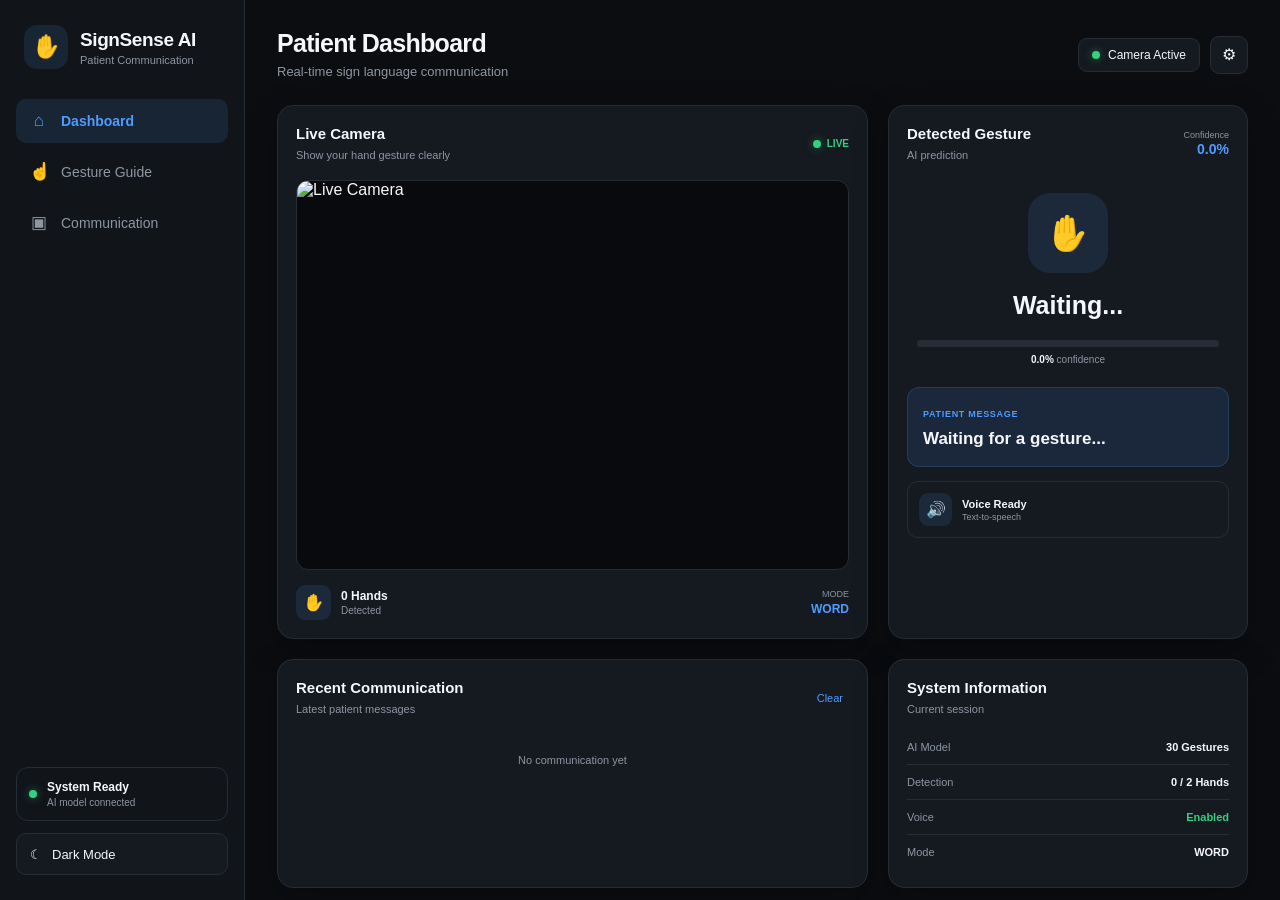
<file: ui/index.html>
<!DOCTYPE html>
<html lang="en">

<head>

    <meta charset="UTF-8">

    <meta
        name="viewport"
        content="width=device-width, initial-scale=1.0"
    >

    <title>SignSense AI</title>

    <link
        rel="stylesheet"
        href="style.css"
    >

    <!-- ==================================================
         GESTURE GUIDE STYLES
    =================================================== -->

    <style>

        .page-section {
            width: 100%;
        }


        .guide-intro {
            display: flex;
            align-items: center;
            gap: 22px;
            margin-bottom: 24px;
            padding: 28px;
            border-radius: 18px;
        }

        .guide-intro-icon {
            width: 64px;
            height: 64px;
            min-width: 64px;
            display: flex;
            align-items: center;
            justify-content: center;
            border-radius: 16px;
            font-size: 34px;
            background: rgba(30, 136, 229, 0.10);
        }

        .guide-intro h3 {
            margin: 0 0 8px 0;
            font-size: 21px;
        }

        .guide-intro p {
            margin: 0;
            line-height: 1.6;
        }


        .gesture-guide-grid {
            display: grid;
            grid-template-columns: repeat(4, minmax(0, 1fr));
            gap: 18px;
            margin-bottom: 24px;
        }


        .gesture-guide-card {
            min-height: 205px;
            padding: 22px;
            border-radius: 18px;
            border: 1px solid;
            display: flex;
            flex-direction: column;
            transition:
                transform 0.18s ease,
                box-shadow 0.18s ease,
                border-color 0.18s ease;
            box-sizing: border-box;
        }

        .gesture-guide-card:hover {
            transform: translateY(-3px);
            box-shadow: 0 10px 28px rgba(0, 0, 0, 0.10);
        }


        body:not(.light) .gesture-guide-card {
            background: #151a22;
            border-color: #29313d;
            color: #f5f7fa;
        }

        body:not(.light) .gesture-guide-card:hover {
            border-color: #315f8f;
        }

        body:not(.light) .guide-intro {
            background: #151a22;
            border: 1px solid #29313d;
            color: #f5f7fa;
        }

        body:not(.light) .guide-intro p {
            color: #aab4c0;
        }

        body:not(.light) .guide-note {
            background: #151a22;
            border-color: #29313d;
            color: #f5f7fa;
        }


        body.light .gesture-guide-card {
            background: #ffffff;
            border-color: #dfe5ec;
            color: #18212d;
        }

        body.light .gesture-guide-card:hover {
            border-color: #b9cde3;
            box-shadow: 0 10px 28px rgba(25, 60, 100, 0.08);
        }

        body.light .guide-intro {
            background: #ffffff;
            border: 1px solid #dfe5ec;
            color: #18212d;
        }

        body.light .guide-intro p {
            color: #536170;
        }

        body.light .guide-note {
            background: #ffffff;
            border-color: #dfe5ec;
            color: #18212d;
        }


        .guide-icon {
            width: 54px;
            height: 54px;
            display: flex;
            align-items: center;
            justify-content: center;
            border-radius: 14px;
            font-size: 29px;
            margin-bottom: 18px;
            background: rgba(30, 136, 229, 0.09);
        }


        .guide-content {
            flex: 1;
        }

        .guide-content h3 {
            margin: 0 0 8px 0;
            font-size: 18px;
            line-height: 1.3;
        }

        .guide-content p {
            margin: 0;
            font-size: 14px;
            line-height: 1.55;
        }

        body:not(.light) .guide-content p {
            color: #aab4c0;
        }

        body.light .guide-content p {
            color: #536170;
        }


        .guide-tag {
            display: inline-flex;
            align-items: center;
            width: fit-content;
            margin-top: 16px;
            padding: 5px 10px;
            border-radius: 999px;
            font-size: 10px;
            font-weight: 700;
            letter-spacing: 0.5px;
            text-transform: uppercase;
        }

        body:not(.light) .guide-tag {
            background: #222a35;
            color: #8fc5ff;
        }

        body.light .guide-tag {
            background: #edf4fb;
            color: #2876b8;
        }


        .guide-note {
            display: flex;
            align-items: center;
            gap: 14px;
            padding: 20px 24px;
            border-radius: 16px;
            border: 1px solid;
        }

        .guide-note strong {
            white-space: nowrap;
            font-size: 15px;
        }

        .guide-note p {
            margin: 0;
            line-height: 1.5;
            font-size: 14px;
        }

        body:not(.light) .guide-note p {
            color: #aab4c0;
        }

        body.light .guide-note p {
            color: #536170;
        }


        @media (max-width: 1200px) {
            .gesture-guide-grid {
                grid-template-columns: repeat(3, minmax(0, 1fr));
            }
        }

        @media (max-width: 900px) {
            .gesture-guide-grid {
                grid-template-columns: repeat(2, minmax(0, 1fr));
            }
            .guide-intro {
                align-items: flex-start;
            }
        }

        @media (max-width: 600px) {
            .gesture-guide-grid {
                grid-template-columns: 1fr;
            }
            .guide-intro {
                flex-direction: column;
            }
            .guide-note {
                align-items: flex-start;
                flex-direction: column;
            }
        }

    </style>

</head>


<body>

    <div class="app">


        <!-- SIDEBAR -->

        <aside class="sidebar">

            <div class="brand">

                <div class="brand-icon">
                    ✋
                </div>

                <div>
                    <h1>SignSense AI</h1>
                    <p>Patient Communication</p>
                </div>

            </div>


            <nav class="nav" id="mainNavigation">

                <button class="nav-item active" data-page="dashboard" type="button">
                    <span>⌂</span>
                    Dashboard
                </button>

                <button class="nav-item" data-page="gesture-guide" type="button">
                    <span>☝</span>
                    Gesture Guide
                </button>

                <button class="nav-item" data-page="communication" type="button">
                    <span>▣</span>
                    Communication
                </button>

            </nav>


            <div class="sidebar-bottom">

                <div class="system-status">
                    <span class="status-dot"></span>
                    <div>
                        <strong>System Ready</strong>
                        <small>AI model connected</small>
                    </div>
                </div>

                <button class="theme-button" id="themeToggle" type="button">
                    <span id="themeIcon">☾</span>
                    <span>Dark Mode</span>
                </button>

            </div>

        </aside>



        <!-- MAIN CONTENT -->

        <main class="main">


            <!-- ==================================================
                 DASHBOARD PAGE
            =================================================== -->

            <section class="dashboard-page" id="dashboardPage">


                <!-- HEADER -->

                <header class="topbar">

                    <div>
                        <h2>Patient Dashboard</h2>
                        <p>Real-time sign language communication</p>
                    </div>

                    <div class="header-right">

                        <div class="camera-status">
                            <span class="status-dot"></span>
                            Camera Active
                        </div>

                        <button class="icon-button" type="button">⚙</button>

                    </div>

                </header>



                <!-- ✅ FIXED: dashboard-grid -->

                <section class="dashboard-grid">


                    <!-- CAMERA CARD -->

                    <div class="camera-card card">

                        <div class="card-header">

                            <div>
                                <h3>Live Camera</h3>
                                <p>Show your hand gesture clearly</p>
                            </div>

                            <span class="live-badge">
                                <span class="status-dot"></span>
                                LIVE
                            </span>

                        </div>


                        <div class="camera-container">

                            <div class="camera-view">

                                <img id="cameraFeed" class="camera-feed" alt="Live Camera" />

                                <canvas id="landmarkCanvas" class="landmark-canvas"></canvas>

                            </div>

                        </div>


                        <div class="camera-footer">

                            <div class="hand-status">
                                <span>✋</span>
                                <div>
                                    <strong id="handsDetected">0 Hands</strong>
                                    <small>Detected</small>
                                </div>
                            </div>

                            <div class="mode-status">
                                <span>MODE</span>
                                <strong>WORD</strong>
                            </div>

                        </div>

                    </div>



                    <!-- DETECTION CARD -->

                    <div class="detection-card card">

                        <div class="card-header">

                            <div>
                                <h3>Detected Gesture</h3>
                                <p>AI prediction</p>
                            </div>

                            <div class="confidence-mini">
                                <span>Confidence</span>
                                <strong id="confidence">0%</strong>
                            </div>

                        </div>


                        <div class="gesture-result">

                            <div class="gesture-icon" id="gestureIcon">✋</div>

                            <h2 id="gestureName">Waiting...</h2>

                            <div class="confidence-bar">
                                <div class="confidence-fill" id="confidenceFill" style="width: 0%"></div>
                            </div>

                            <p class="confidence-text">
                                <span id="confidenceText">0%</span>
                                confidence
                            </p>

                        </div>


                        <div class="message-box">

                            <span class="message-label">PATIENT MESSAGE</span>

                            <p id="patientMessage">Waiting for a gesture...</p>

                        </div>


                        <div class="voice-status" id="voiceStatus">

                            <div class="voice-icon">🔊</div>

                            <div>
                                <strong id="voiceText">Voice Ready</strong>
                                <small>Text-to-speech</small>
                            </div>

                        </div>

                    </div>


                </section>



                <!-- BOTTOM ROW -->

                <section class="bottom-grid" id="dashboardBottomGrid">


                    <div class="history-card card">

                        <div class="card-header">

                            <div>
                                <h3>Recent Communication</h3>
                                <p>Latest patient messages</p>
                            </div>

                            <button class="clear-button" id="clearHistory" type="button">
                                Clear
                            </button>

                        </div>

                        <div class="history-list" id="historyList">
                            <div class="empty-history">No communication yet</div>
                        </div>

                    </div>



                    <div class="info-card card">

                        <div class="card-header">

                            <div>
                                <h3>System Information</h3>
                                <p>Current session</p>
                            </div>

                        </div>

                        <div class="info-list">

                            <div class="info-row">
                                <span>AI Model</span>
                                <strong>30 Gestures</strong>
                            </div>

                            <div class="info-row">
                                <span>Detection</span>
                                <strong id="systemHandsDetected">0 / 2 Hands</strong>
                            </div>

                            <div class="info-row">
                                <span>Voice</span>
                                <strong class="online">Enabled</strong>
                            </div>

                            <div class="info-row">
                                <span>Mode</span>
                                <strong>WORD</strong>
                            </div>

                        </div>

                    </div>


                </section>



                <!-- EMERGENCY -->

                <div class="emergency-banner" id="emergencyBanner">

                    <div class="emergency-icon">!</div>

                    <div>
                        <strong>EMERGENCY ALERT</strong>
                        <p>Patient requires immediate assistance.</p>
                    </div>

                </div>


            </section>



            <!-- ==================================================
                 GESTURE GUIDE PAGE
            =================================================== -->

            <section class="page-section" id="gestureGuidePage" style="display: none;">

                <header class="topbar">

                    <div>
                        <h2>Gesture Guide</h2>
                        <p>Learn the gestures supported by SignSense AI</p>
                    </div>

                    <div class="header-right">
                        <div class="camera-status">
                            <span class="status-dot"></span>
                            AI Gesture Guide
                        </div>
                    </div>

                </header>


                <div class="guide-intro">

                    <div class="guide-intro-icon">☝️</div>

                    <div>
                        <h3>How to communicate</h3>
                        <p>
                            Show a hand gesture clearly in front of
                            the camera. SignSense AI detects the
                            gesture and converts it into a meaningful
                            patient message.
                        </p>
                    </div>

                </div>


                <div class="gesture-guide-grid">

                    <div class="gesture-guide-card">
                        <div class="guide-icon">👋</div>
                        <div class="guide-content">
                            <h3>Hello</h3>
                            <p>Use this gesture to communicate a greeting.</p>
                            <span class="guide-tag">Greeting</span>
                        </div>
                    </div>

                    <div class="gesture-guide-card">
                        <div class="guide-icon">🙏</div>
                        <div class="guide-content">
                            <h3>Thank You</h3>
                            <p>Used to express gratitude or appreciation.</p>
                            <span class="guide-tag">Courtesy</span>
                        </div>
                    </div>

                    <div class="gesture-guide-card">
                        <div class="guide-icon">👍</div>
                        <div class="guide-content">
                            <h3>Yes</h3>
                            <p>Can communicate agreement or a positive response.</p>
                            <span class="guide-tag">Positive</span>
                        </div>
                    </div>

                    <div class="gesture-guide-card">
                        <div class="guide-icon">👎</div>
                        <div class="guide-content">
                            <h3>No</h3>
                            <p>Can communicate disagreement or rejection.</p>
                            <span class="guide-tag">Negative</span>
                        </div>
                    </div>

                    <div class="gesture-guide-card">
                        <div class="guide-icon">🤲</div>
                        <div class="guide-content">
                            <h3>Please</h3>
                            <p>Used to politely request something or ask for assistance.</p>
                            <span class="guide-tag">Request</span>
                        </div>
                    </div>

                    <div class="gesture-guide-card">
                        <div class="guide-icon">😔</div>
                        <div class="guide-content">
                            <h3>Sorry</h3>
                            <p>Used to communicate an apology or regret.</p>
                            <span class="guide-tag">Emotion</span>
                        </div>
                    </div>

                    <div class="gesture-guide-card">
                        <div class="guide-icon">❤️</div>
                        <div class="guide-content">
                            <h3>I Love You</h3>
                            <p>A gesture used to communicate affection and care.</p>
                            <span class="guide-tag">Emotion</span>
                        </div>
                    </div>

                    <div class="gesture-guide-card">
                        <div class="guide-icon">👌</div>
                        <div class="guide-content">
                            <h3>OK</h3>
                            <p>Used to communicate acknowledgement or that everything is fine.</p>
                            <span class="guide-tag">Acknowledge</span>
                        </div>
                    </div>

                    <div class="gesture-guide-card">
                        <div class="guide-icon">✋</div>
                        <div class="guide-content">
                            <h3>Stop</h3>
                            <p>Used to indicate that an action should stop.</p>
                            <span class="guide-tag">Command</span>
                        </div>
                    </div>

                    <div class="gesture-guide-card">
                        <div class="guide-icon">✌️</div>
                        <div class="guide-content">
                            <h3>Peace</h3>
                            <p>A simple two-finger hand gesture used for communication.</p>
                            <span class="guide-tag">Gesture</span>
                        </div>
                    </div>

                    <div class="gesture-guide-card">
                        <div class="guide-icon">👍</div>
                        <div class="guide-content">
                            <h3>Thumbs Up</h3>
                            <p>Can indicate approval, confirmation, or a positive response.</p>
                            <span class="guide-tag">Confirm</span>
                        </div>
                    </div>

                    <div class="gesture-guide-card">
                        <div class="guide-icon">👎</div>
                        <div class="guide-content">
                            <h3>Thumbs Down</h3>
                            <p>Can indicate disagreement or a negative response.</p>
                            <span class="guide-tag">Negative</span>
                        </div>
                    </div>

                    <div class="gesture-guide-card">
                        <div class="guide-icon">✊</div>
                        <div class="guide-content">
                            <h3>Fist</h3>
                            <p>A closed-hand gesture that can represent a specific command.</p>
                            <span class="guide-tag">Command</span>
                        </div>
                    </div>

                    <div class="gesture-guide-card">
                        <div class="guide-icon">🖐️</div>
                        <div class="guide-content">
                            <h3>Open Palm</h3>
                            <p>An open-hand gesture used for visual communication.</p>
                            <span class="guide-tag">Gesture</span>
                        </div>
                    </div>

                    <div class="gesture-guide-card">
                        <div class="guide-icon">✌️</div>
                        <div class="guide-content">
                            <h3>Victory</h3>
                            <p>Two raised fingers used as a recognizable hand gesture.</p>
                            <span class="guide-tag">Gesture</span>
                        </div>
                    </div>

                    <div class="gesture-guide-card">
                        <div class="guide-icon">🤙</div>
                        <div class="guide-content">
                            <h3>Call Me</h3>
                            <p>Indicates a request to call or communicate.</p>
                            <span class="guide-tag">Communication</span>
                        </div>
                    </div>

                    <div class="gesture-guide-card">
                        <div class="guide-icon">🤘</div>
                        <div class="guide-content">
                            <h3>Rock</h3>
                            <p>A recognizable hand gesture used for expressive communication.</p>
                            <span class="guide-tag">Gesture</span>
                        </div>
                    </div>

                    <div class="gesture-guide-card">
                        <div class="guide-icon">☝️</div>
                        <div class="guide-content">
                            <h3>Point Up</h3>
                            <p>Single raised finger gesture for directional communication.</p>
                            <span class="guide-tag">Direction</span>
                        </div>
                    </div>

                    <div class="gesture-guide-card">
                        <div class="guide-icon">👈</div>
                        <div class="guide-content">
                            <h3>Point Left</h3>
                            <p>Used to indicate or point toward the left direction.</p>
                            <span class="guide-tag">Direction</span>
                        </div>
                    </div>

                    <div class="gesture-guide-card">
                        <div class="guide-icon">👉</div>
                        <div class="guide-content">
                            <h3>Point Right</h3>
                            <p>Used to indicate or point toward the right direction.</p>
                            <span class="guide-tag">Direction</span>
                        </div>
                    </div>

                    <div class="gesture-guide-card">
                        <div class="guide-icon">🤏</div>
                        <div class="guide-content">
                            <h3>A</h3>
                            <p>Alphabet hand sign representing the letter A.</p>
                            <span class="guide-tag">Alphabet</span>
                        </div>
                    </div>

                    <div class="gesture-guide-card">
                        <div class="guide-icon">🅱️</div>
                        <div class="guide-content">
                            <h3>B</h3>
                            <p>Alphabet hand sign representing the letter B.</p>
                            <span class="guide-tag">Alphabet</span>
                        </div>
                    </div>

                    <div class="gesture-guide-card">
                        <div class="guide-icon">🤲</div>
                        <div class="guide-content">
                            <h3>C</h3>
                            <p>Alphabet hand sign representing the letter C.</p>
                            <span class="guide-tag">Alphabet</span>
                        </div>
                    </div>

                    <div class="gesture-guide-card">
                        <div class="guide-icon">🤚</div>
                        <div class="guide-content">
                            <h3>D</h3>
                            <p>Alphabet hand sign representing the letter D.</p>
                            <span class="guide-tag">Alphabet</span>
                        </div>
                    </div>

                    <div class="gesture-guide-card">
                        <div class="guide-icon">✊</div>
                        <div class="guide-content">
                            <h3>E</h3>
                            <p>Alphabet hand sign representing the letter E.</p>
                            <span class="guide-tag">Alphabet</span>
                        </div>
                    </div>

                    <div class="gesture-guide-card">
                        <div class="guide-icon">🤞</div>
                        <div class="guide-content">
                            <h3>F</h3>
                            <p>Alphabet hand sign representing the letter F.</p>
                            <span class="guide-tag">Alphabet</span>
                        </div>
                    </div>

                    <div class="gesture-guide-card">
                        <div class="guide-icon">☝️</div>
                        <div class="guide-content">
                            <h3>G</h3>
                            <p>Alphabet hand sign representing the letter G.</p>
                            <span class="guide-tag">Alphabet</span>
                        </div>
                    </div>

                    <div class="gesture-guide-card">
                        <div class="guide-icon">🖐️</div>
                        <div class="guide-content">
                            <h3>H</h3>
                            <p>Alphabet hand sign representing the letter H.</p>
                            <span class="guide-tag">Alphabet</span>
                        </div>
                    </div>

                    <div class="gesture-guide-card">
                        <div class="guide-icon">☝️</div>
                        <div class="guide-content">
                            <h3>I</h3>
                            <p>Alphabet hand sign representing the letter I.</p>
                            <span class="guide-tag">Alphabet</span>
                        </div>
                    </div>

                    <div class="gesture-guide-card">
                        <div class="guide-icon">🤟</div>
                        <div class="guide-content">
                            <h3>L</h3>
                            <p>Alphabet hand sign representing the letter L.</p>
                            <span class="guide-tag">Alphabet</span>
                        </div>
                    </div>

                </div>


                <div class="guide-note">

                    <strong>💡 Tip</strong>

                    <p>
                        Keep your hand inside the camera frame and
                        make sure there is enough lighting for better
                        recognition.
                    </p>

                </div>

            </section>



            <!-- ==================================================
                 COMMUNICATION PAGE
            =================================================== -->

            <section class="page-section" id="communicationPage" style="display: none;">

                <header class="topbar">

                    <div>
                        <h2>Communication</h2>
                        <p>Patient communication history</p>
                    </div>

                    <div class="header-right">
                        <div class="camera-status">
                            <span class="status-dot"></span>
                            Communication Center
                        </div>
                    </div>

                </header>


                <section class="bottom-grid">

                    <div class="history-card card">

                        <div class="card-header">

                            <div>
                                <h3>Recent Communication</h3>
                                <p>Latest patient messages</p>
                            </div>

                            <button class="clear-button" id="communicationClearHistory" type="button">
                                Clear
                            </button>

                        </div>

                        <div class="history-list" id="communicationHistoryList">
                            <div class="empty-history">No communication yet</div>
                        </div>

                    </div>


                    <div class="info-card card">

                        <div class="card-header">

                            <div>
                                <h3>Communication Status</h3>
                                <p>Current session</p>
                            </div>

                        </div>

                        <div class="info-list">

                            <div class="info-row">
                                <span>AI Model</span>
                                <strong>30 Gestures</strong>
                            </div>

                            <div class="info-row">
                                <span>Voice</span>
                                <strong class="online">Enabled</strong>
                            </div>

                            <div class="info-row">
                                <span>Status</span>
                                <strong class="online">Ready</strong>
                            </div>

                        </div>

                    </div>

                </section>

            </section>


        </main>

    </div>


    <script src="qrc:///qtwebchannel/qwebchannel.js"></script>
    <script src="script.js"></script>

</body>

</html>
</file>
<file: ui/style.css>
/* =========================================================
   SIGN SENSE AI — MAIN UI STYLES
========================================================= */


/* =========================================================
   RESET
========================================================= */

* {
    margin: 0;
    padding: 0;
    box-sizing: border-box;
}


/* =========================================================
   THEME VARIABLES
========================================================= */

:root {
    --bg: #0b0d10;
    --sidebar: #111419;
    --card: #151920;
    --card-hover: #1a1f27;

    --border: #272d36;

    --text: #f5f7fa;
    --muted: #8d96a3;

    --accent: #4f9cff;
    --accent-soft: rgba(79, 156, 255, 0.12);

    --success: #35d07f;
    --danger: #ff4d5e;
    --warning: #ffb547;

    --shadow: 0 12px 35px rgba(0, 0, 0, 0.25);
}


body.light {
    --bg: #f4f6f9;
    --sidebar: #ffffff;
    --card: #ffffff;
    --card-hover: #f7f9fc;

    --border: #e1e6ed;

    --text: #17202a;
    --muted: #687384;

    --accent: #2677e8;
    --accent-soft: rgba(38, 119, 232, 0.10);

    --success: #159957;
    --danger: #e43f4f;
    --warning: #d88a00;

    --shadow: 0 10px 30px rgba(30, 50, 80, 0.08);
}


/* =========================================================
   HTML / BODY
========================================================= */

html,
body {
    width: 100%;
    height: 100%;
    margin: 0;
    padding: 0;
    overflow: hidden;
}


body {
    font-family:
        -apple-system,
        BlinkMacSystemFont,
        "SF Pro Display",
        "SF Pro Text",
        "Segoe UI",
        Arial,
        sans-serif;

    background: var(--bg);
    color: var(--text);

    -webkit-font-smoothing: antialiased;
    -moz-osx-font-smoothing: grayscale;

    transition: background 0.25s ease, color 0.25s ease;
}


/* =========================================================
   BUTTONS
========================================================= */

button {
    font-family: inherit;
    border: none;
    cursor: pointer;
}


/* =========================================================
   MAIN APP
========================================================= */

.app {
    display: flex;
    width: 100%;
    height: 100vh;
    min-width: 0;
    min-height: 0;
    background: var(--bg);
}


/* =========================================================
   SIDEBAR
========================================================= */

.sidebar {
    width: 245px;
    min-width: 245px;
    height: 100vh;

    background: var(--sidebar);

    border-right: 1px solid var(--border);

    display: flex;
    flex-direction: column;

    padding: 25px 16px;

    flex-shrink: 0;
}


/* =========================================================
   BRAND
========================================================= */

.brand {
    display: flex;
    align-items: center;
    gap: 12px;
    padding: 0 8px 30px;
}


.brand-icon {
    width: 44px;
    height: 44px;
    min-width: 44px;
    border-radius: 13px;

    display: flex;
    align-items: center;
    justify-content: center;

    background: var(--accent-soft);
    color: var(--accent);
    font-size: 22px;
}


.brand h1 {
    font-size: 19px;
    font-weight: 700;
    letter-spacing: -0.4px;
    white-space: nowrap;
}


.brand p {
    color: var(--muted);
    font-size: 11px;
    margin-top: 3px;
    white-space: nowrap;
}


/* =========================================================
   NAVIGATION
========================================================= */

.nav {
    display: flex;
    flex-direction: column;
    gap: 6px;
    width: 100%;
}


.nav-item {
    width: 100%;
    min-height: 44px;
    padding: 12px 13px;
    border-radius: 10px;
    background: transparent;
    color: var(--muted);

    display: flex;
    align-items: center;
    gap: 12px;

    text-align: left;
    font-size: 14px;

    transition: background 0.2s ease, color 0.2s ease, transform 0.2s ease;
}


.nav-item span {
    width: 20px;
    min-width: 20px;
    text-align: center;
    font-size: 17px;
}


.nav-item:hover {
    background: var(--card-hover);
    color: var(--text);
}


.nav-item.active {
    background: var(--accent-soft);
    color: var(--accent);
    font-weight: 600;
}


/* =========================================================
   SIDEBAR BOTTOM
========================================================= */

.sidebar-bottom {
    margin-top: auto;
}


/* =========================================================
   SYSTEM STATUS
========================================================= */

.system-status {
    border: 1px solid var(--border);
    border-radius: 12px;
    padding: 12px;

    display: flex;
    align-items: center;
    gap: 10px;

    margin-bottom: 12px;
}


.system-status strong {
    display: block;
    font-size: 12px;
}


.system-status small {
    display: block;
    color: var(--muted);
    font-size: 10px;
    margin-top: 3px;
}


/* =========================================================
   STATUS DOT
========================================================= */

.status-dot {
    width: 8px;
    height: 8px;
    min-width: 8px;
    background: var(--success);
    border-radius: 50%;
    display: inline-block;
    box-shadow: 0 0 8px rgba(53, 208, 127, 0.5);
}


/* =========================================================
   THEME BUTTON
========================================================= */

.theme-button {
    width: 100%;
    min-height: 42px;
    padding: 11px 13px;
    border-radius: 10px;
    background: var(--card);
    border: 1px solid var(--border);
    color: var(--text);

    display: flex;
    align-items: center;
    gap: 10px;

    font-size: 13px;

    transition: background 0.2s ease, border-color 0.2s ease;
}


.theme-button:hover {
    background: var(--card-hover);
}


/* =========================================================
   MAIN CONTENT
========================================================= */

.main {
    flex: 1;
    min-width: 0;
    min-height: 0;
    height: 100vh;

    overflow-y: auto;
    overflow-x: hidden;

    padding: 28px 32px 35px;

    background: var(--bg);
}


/* =========================================================
   TOP BAR
========================================================= */

.topbar {
    display: flex;
    justify-content: space-between;
    align-items: center;
    gap: 20px;
    margin-bottom: 24px;
    width: 100%;
}


.topbar h2 {
    font-size: 25px;
    font-weight: 700;
    letter-spacing: -0.7px;
    line-height: 1.2;
}


.topbar p {
    color: var(--muted);
    font-size: 13px;
    margin-top: 5px;
    line-height: 1.4;
}


.header-right {
    display: flex;
    align-items: center;
    gap: 10px;
    flex-shrink: 0;
}


/* =========================================================
   CAMERA STATUS
========================================================= */

.camera-status {
    display: flex;
    align-items: center;
    gap: 8px;
    padding: 9px 13px;
    background: var(--card);
    border: 1px solid var(--border);
    border-radius: 9px;
    font-size: 12px;
    white-space: nowrap;
}


/* =========================================================
   ICON BUTTON
========================================================= */

.icon-button {
    width: 38px;
    height: 38px;
    min-width: 38px;
    border-radius: 9px;
    background: var(--card);
    border: 1px solid var(--border);
    color: var(--text);
    font-size: 16px;
}


/* =========================================================
   GENERIC CARDS
========================================================= */

.card {
    background: var(--card);
    border: 1px solid var(--border);
    border-radius: 16px;
    box-shadow: var(--shadow);
    min-width: 0;
}


/* =========================================================
   CARD HEADER
========================================================= */

.card-header {
    display: flex;
    justify-content: space-between;
    align-items: center;
    gap: 15px;
    min-width: 0;
}


.card-header h3 {
    font-size: 15px;
    font-weight: 700;
    line-height: 1.3;
}


.card-header p {
    color: var(--muted);
    font-size: 11px;
    margin-top: 4px;
    line-height: 1.4;
}


/* =========================================================
   ✅ DASHBOARD PAGE + GRID (FIXED)
========================================================= */

.dashboard-page {
    width: 100%;
    min-width: 0;
    display: block;
}


.dashboard-grid {
    width: 100%;
    min-width: 0;

    display: grid;

    grid-template-columns:
        minmax(0, 1.55fr)
        minmax(360px, 0.75fr);

    gap: 20px;

    align-items: stretch;

    margin-bottom: 20px;
}


/* =========================================================
   CAMERA + DETECTION CARDS
========================================================= */

.camera-card,
.detection-card {
    padding: 18px;
    min-width: 0;
    width: 100%;
}


/* =========================================================
   LIVE BADGE
========================================================= */

.live-badge {
    display: flex;
    align-items: center;
    gap: 6px;
    color: var(--success);
    font-size: 10px;
    font-weight: 700;
    white-space: nowrap;
}


/* =========================================================
   CAMERA CONTAINER
========================================================= */

.camera-container {
    margin-top: 17px;
    width: 100%;
    height: 390px;
    min-height: 390px;
    border-radius: 12px;
    overflow: hidden;
    background: #080a0d;
    border: 1px solid var(--border);

    display: flex;
    align-items: center;
    justify-content: center;

    position: relative;
}


/* =========================================================
   CAMERA VIEW
========================================================= */

.camera-view {
    position: relative;
    width: 100%;
    height: 100%;
    min-width: 0;
    min-height: 0;
    overflow: hidden;
}


/* =========================================================
   CAMERA FEED
========================================================= */

.camera-feed {
    width: 100%;
    height: 100%;
    object-fit: cover;
    display: block;
}


/* =========================================================
   LANDMARK CANVAS
========================================================= */

.landmark-canvas {
    position: absolute;
    top: 0;
    left: 0;
    width: 100%;
    height: 100%;
    pointer-events: none;
    z-index: 5;
}


/* =========================================================
   CAMERA FOOTER
========================================================= */

.camera-footer {
    display: flex;
    justify-content: space-between;
    align-items: center;
    gap: 15px;
    margin-top: 15px;
}


/* =========================================================
   HAND STATUS
========================================================= */

.hand-status {
    display: flex;
    align-items: center;
    gap: 10px;
    min-width: 0;
}


.hand-status > span {
    width: 35px;
    height: 35px;
    min-width: 35px;
    border-radius: 9px;
    background: var(--accent-soft);

    display: flex;
    align-items: center;
    justify-content: center;
}


.hand-status strong,
.hand-status small {
    display: block;
}


.hand-status strong {
    font-size: 12px;
}


.hand-status small {
    color: var(--muted);
    font-size: 10px;
    margin-top: 2px;
}


/* =========================================================
   MODE STATUS
========================================================= */

.mode-status {
    text-align: right;
}


.mode-status span {
    display: block;
    color: var(--muted);
    font-size: 9px;
}


.mode-status strong {
    color: var(--accent);
    font-size: 12px;
}


/* =========================================================
   DETECTION
========================================================= */

.confidence-mini {
    text-align: right;
    flex-shrink: 0;
}


.confidence-mini span {
    display: block;
    color: var(--muted);
    font-size: 9px;
}


.confidence-mini strong {
    color: var(--accent);
    font-size: 14px;
}


/* =========================================================
   GESTURE RESULT
========================================================= */

.gesture-result {
    text-align: center;
    padding: 30px 10px 22px;
}


.gesture-icon {
    width: 80px;
    height: 80px;
    min-width: 80px;
    border-radius: 22px;
    background: var(--accent-soft);
    color: var(--accent);

    margin: 0 auto 18px;

    display: flex;
    justify-content: center;
    align-items: center;

    font-size: 34px;
}


.gesture-result h2 {
    font-size: 25px;
    font-weight: 700;
    margin-bottom: 20px;
    word-break: break-word;
}


/* =========================================================
   CONFIDENCE BAR
========================================================= */

.confidence-bar {
    width: 100%;
    height: 7px;
    background: var(--border);
    border-radius: 20px;
    overflow: hidden;
}


.confidence-fill {
    height: 100%;
    background: var(--accent);
    border-radius: 20px;
    transition: width 0.25s ease;
}


.confidence-text {
    color: var(--muted);
    font-size: 10px;
    margin-top: 7px;
}


.confidence-text span {
    color: var(--text);
    font-weight: 600;
}


/* =========================================================
   MESSAGE BOX
========================================================= */

.message-box {
    background: var(--accent-soft);
    border: 1px solid rgba(79, 156, 255, 0.18);
    border-radius: 12px;
    padding: 15px;
    width: 100%;
}


.message-label {
    color: var(--accent);
    font-size: 9px;
    font-weight: 700;
    letter-spacing: 0.7px;
}


.message-box p {
    font-size: 17px;
    font-weight: 600;
    margin-top: 7px;
    line-height: 1.35;
    word-break: break-word;
}


/* =========================================================
   VOICE STATUS
========================================================= */

.voice-status {
    display: flex;
    align-items: center;
    gap: 10px;
    margin-top: 14px;
    padding: 11px;
    border: 1px solid var(--border);
    border-radius: 11px;
}


.voice-icon {
    width: 33px;
    height: 33px;
    min-width: 33px;
    border-radius: 9px;
    background: var(--accent-soft);

    display: flex;
    align-items: center;
    justify-content: center;
}


.voice-status strong,
.voice-status small {
    display: block;
}


.voice-status strong {
    font-size: 11px;
}


.voice-status small {
    color: var(--muted);
    font-size: 9px;
    margin-top: 2px;
}


/* =========================================================
   BOTTOM GRID
========================================================= */

#dashboardBottomGrid,
.bottom-grid {
    width: 100%;
    min-width: 0;

    display: grid;

    grid-template-columns:
        minmax(0, 1.55fr)
        minmax(360px, 0.75fr);

    gap: 20px;

    margin-top: 20px;
}


/* =========================================================
   HISTORY + SYSTEM INFO
========================================================= */

.history-card,
.info-card {
    padding: 18px;
    min-width: 0;
}


/* =========================================================
   CLEAR BUTTON
========================================================= */

.clear-button {
    background: transparent;
    color: var(--accent);
    font-size: 11px;
    padding: 4px 6px;
}


/* =========================================================
   HISTORY
========================================================= */

.history-list {
    margin-top: 15px;
}


.history-item {
    display: flex;
    justify-content: space-between;
    align-items: center;
    gap: 15px;
    padding: 11px 0;
    border-bottom: 1px solid var(--border);
}


.history-item:last-child {
    border-bottom: none;
}


.history-message {
    font-size: 12px;
    font-weight: 500;
    word-break: break-word;
}


.history-meta {
    color: var(--muted);
    font-size: 9px;
    margin-top: 3px;
}


.history-confidence {
    color: var(--accent);
    font-size: 10px;
    white-space: nowrap;
}


.empty-history {
    text-align: center;
    padding: 22px;
    color: var(--muted);
    font-size: 11px;
}


/* =========================================================
   SYSTEM INFORMATION
========================================================= */

.info-list {
    margin-top: 13px;
}


.info-row {
    display: flex;
    justify-content: space-between;
    align-items: center;
    gap: 15px;
    padding: 11px 0;
    border-bottom: 1px solid var(--border);
    font-size: 11px;
}


.info-row:last-child {
    border-bottom: none;
}


.info-row span {
    color: var(--muted);
}


.online {
    color: var(--success);
}


/* =========================================================
   EMERGENCY
========================================================= */

.emergency-banner {
    display: none;
    align-items: center;
    gap: 14px;
    margin-top: 18px;
    padding: 14px 17px;
    background: rgba(255, 77, 94, 0.12);
    border: 1px solid rgba(255, 77, 94, 0.35);
    border-radius: 13px;
    color: var(--danger);
}


.emergency-banner.show {
    display: flex;
    animation: emergencyPulse 1s infinite alternate;
}


.emergency-icon {
    width: 38px;
    height: 38px;
    min-width: 38px;
    border-radius: 10px;
    background: var(--danger);
    color: white;

    display: flex;
    align-items: center;
    justify-content: center;

    font-weight: 800;
}


.emergency-banner strong {
    font-size: 13px;
}


.emergency-banner p {
    font-size: 10px;
    margin-top: 3px;
}


@keyframes emergencyPulse {
    from { opacity: 0.75; }
    to   { opacity: 1; }
}


/* =========================================================
   PAGE SECTIONS
========================================================= */

.page-section {
    width: 100%;
    min-width: 0;
}


#gestureGuidePage,
#communicationPage {
    width: 100%;
    min-width: 0;
}


/* =========================================================
   SCROLLBAR
========================================================= */

.main::-webkit-scrollbar {
    width: 8px;
}


.main::-webkit-scrollbar-track {
    background: transparent;
}


.main::-webkit-scrollbar-thumb {
    background: var(--border);
    border-radius: 10px;
}


.main::-webkit-scrollbar-thumb:hover {
    background: #3a4350;
}


/* =========================================================
   RESPONSIVE — LAPTOP
========================================================= */

@media (max-width: 1200px) {

    .main {
        padding: 25px 24px 30px;
    }

    .dashboard-grid,
    #dashboardBottomGrid,
    .bottom-grid {
        grid-template-columns:
            minmax(0, 1.35fr)
            minmax(320px, 0.75fr);
        gap: 18px;
    }

    .camera-container {
        height: 360px;
        min-height: 360px;
    }
}


/* =========================================================
   RESPONSIVE — SMALL LAPTOP
========================================================= */

@media (max-width: 1050px) {

    .sidebar {
        width: 215px;
        min-width: 215px;
    }

    .main {
        padding: 24px 22px 30px;
    }

    .dashboard-grid,
    #dashboardBottomGrid,
    .bottom-grid {
        grid-template-columns: 1fr;
    }

    .camera-container {
        height: 350px;
        min-height: 350px;
    }
}


/* =========================================================
   MOBILE
========================================================= */

@media (max-width: 700px) {

    .sidebar {
        display: none;
    }

    .main {
        width: 100%;
        padding: 18px;
    }

    .topbar {
        align-items: flex-start;
        gap: 15px;
        flex-wrap: wrap;
    }

    .topbar h2 {
        font-size: 22px;
    }

    .header-right {
        flex-direction: column;
        align-items: flex-end;
    }

    .dashboard-grid,
    #dashboardBottomGrid,
    .bottom-grid {
        grid-template-columns: 1fr;
    }

    .camera-container {
        height: 280px;
        min-height: 280px;
    }

    .camera-feed {
        width: 100%;
        height: 100%;
        object-fit: cover;
        display: block;
    }

    .landmark-canvas {
        width: 100%;
        height: 100%;
    }

    .camera-footer {
        flex-wrap: wrap;
    }
}
</file>
